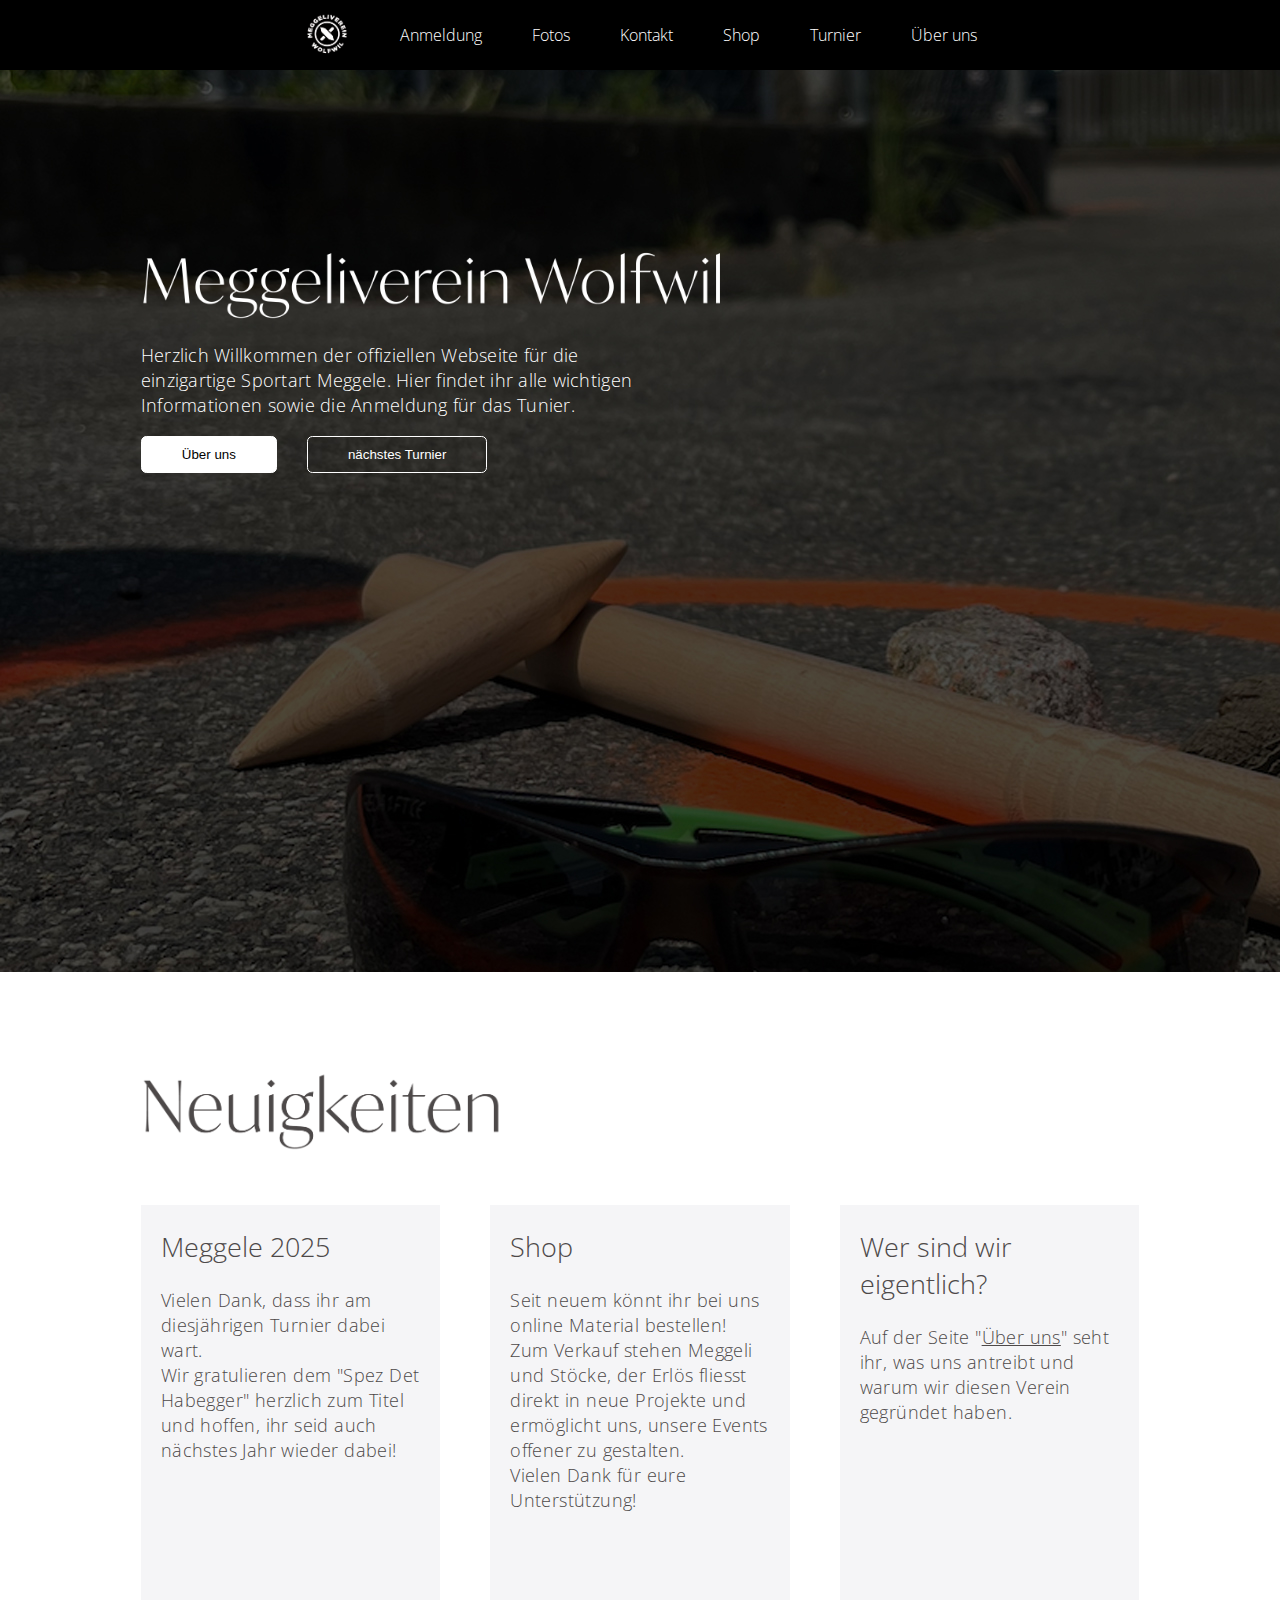
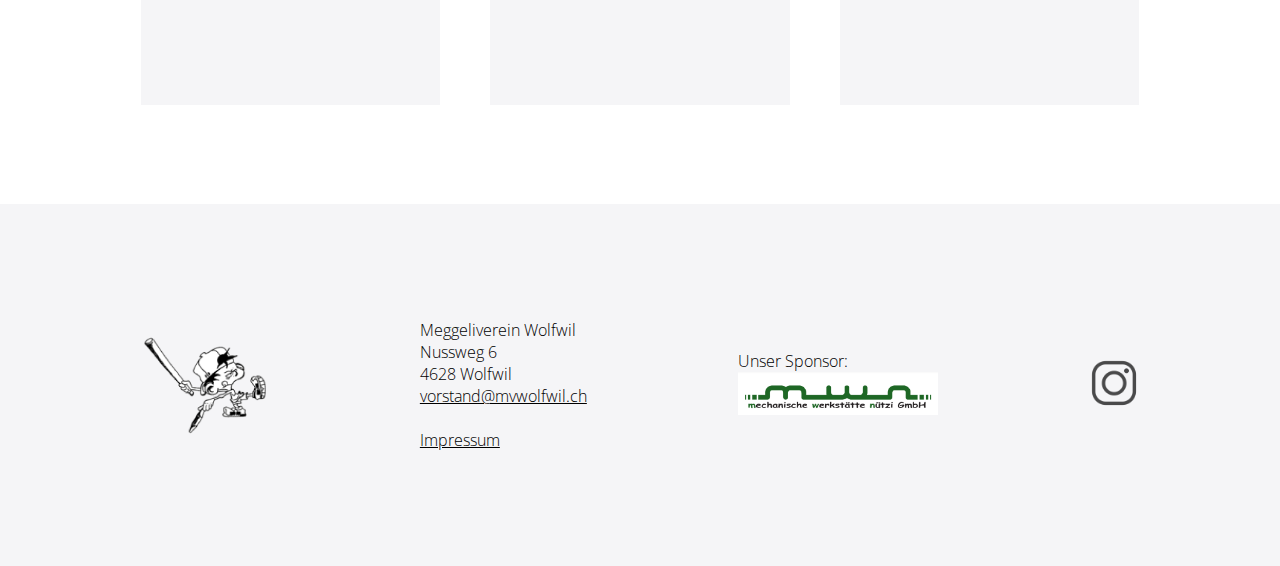
<file: index.html>
<!DOCTYPE html>
<html lang="en">
<head>
    <meta charset="UTF-8">
    <meta name="viewport" content="width=device-width, initial-scale=1.0">
    <title>Meggeliverein Wolfwil</title>
    <link rel="icon" type="image/png" href="img/favicon.ico">
    <link rel="stylesheet" href="styles.css">

    <link rel="preconnect" href="https://fonts.googleapis.com">
    <link rel="preconnect" href="https://fonts.gstatic.com" crossorigin>
    <link href="https://fonts.googleapis.com/css2?family=Open+Sans:ital,wght@0,300..800;1,300..800&display=swap" rel="stylesheet">
</head>
<body>

    <header>

        <nav>

            <a href=""><img src="img/MV_Logo_Weiss.png" alt=""></a>
            <nav class="nav-inside">
                <a href="anmeldung/">Anmeldung</a>
                <a href="fotos/">Fotos</a>
                <a href="kontakt/">Kontakt</a>
                <a href="shop/">Shop</a>
                <a href="turnier/">Turnier</a>
                <a href="ueber_uns/">Über uns</a>
            </nav>
            <a class="menu" href="/menu"><img src="img/hamicon_weiss.png" alt=""></a>

        </nav>

    </header>

    <main>

        <section class="section section-hero">

            <div class="hero-content">
                <img src="img/titles/hero-title.png" alt="">
                <p class="paragraph">Herzlich Willkommen der offiziellen Webseite für die einzigartige Sportart Meggele.
                    Hier findet ihr alle wichtigen Informationen sowie die Anmeldung für das Tunier.
                </p>
                <span style="display: flex; gap: 30px;">
                    <a href="ueber_uns/"><button>Über uns</button></a>
                    <a href="turnier/"><button style="background-color: transparent; color: #ffffff;">nächstes Turnier</button></a>
                </span>
            </div>

        </section>
        
        <section class="section section-news">
            <img class="img-title" src="img/titles/neuigkeiten.png" alt="">

            <div class="news-content">

                <div class="news-colum">
                    <h2>Meggele 2025</h2>
                    <p>Vielen Dank, dass ihr am diesjährigen Turnier dabei wart. <br>
                        Wir gratulieren dem "Spez Det Habegger" herzlich zum Titel <br>
                        und hoffen, ihr seid auch nächstes Jahr wieder dabei!</p>
                </div>

                <div class="news-colum">
                    <h2>Shop</h2>
                    <p>Seit neuem könnt ihr bei uns online Material bestellen! <br>
                        Zum Verkauf stehen Meggeli und Stöcke, der Erlös fliesst direkt
                        in neue Projekte und ermöglicht uns, unsere Events offener zu gestalten. <br>
                        Vielen Dank für eure Unterstützung!</p>
                </div>

                <div class="news-colum">
                    <h2>Wer sind wir eigentlich?</h2>
                    <p>Auf der Seite "<a href="ueber_uns/">Über uns</a>" seht ihr, was uns antreibt und warum wir diesen Verein gegründet haben. </p>
                </div>

            </div>


        </section>

    </main>
    
    <footer class="section">

        <img src="img/Meggele_logo_tsp.png" alt="">
        <p> Meggeliverein Wolfwil <br>
            Nussweg 6 <br>
            4628 Wolfwil <br>
            <a href="mailto:vorstand@mvwolfwil.ch">vorstand@mvwolfwil.ch</a>
            <br> <br>
            <a href="impressum/">Impressum</a>
        </p>
        <p class="container-mwn" style="display: block;">
            Unser Sponsor: <br>
            <a target="_blank" class="link-mwn" href="https://www.mwngmbh.ch/"><img src="img/mwn_logo.png" alt=""></a>
        </p>
        <a target="_blank" class="link-instagram" href="https://www.instagram.com/meggele_wolfwil/"><img src="img/logo-instagram.png" alt=""></a>

        
    </footer>
    
</body>
</html>
</file>
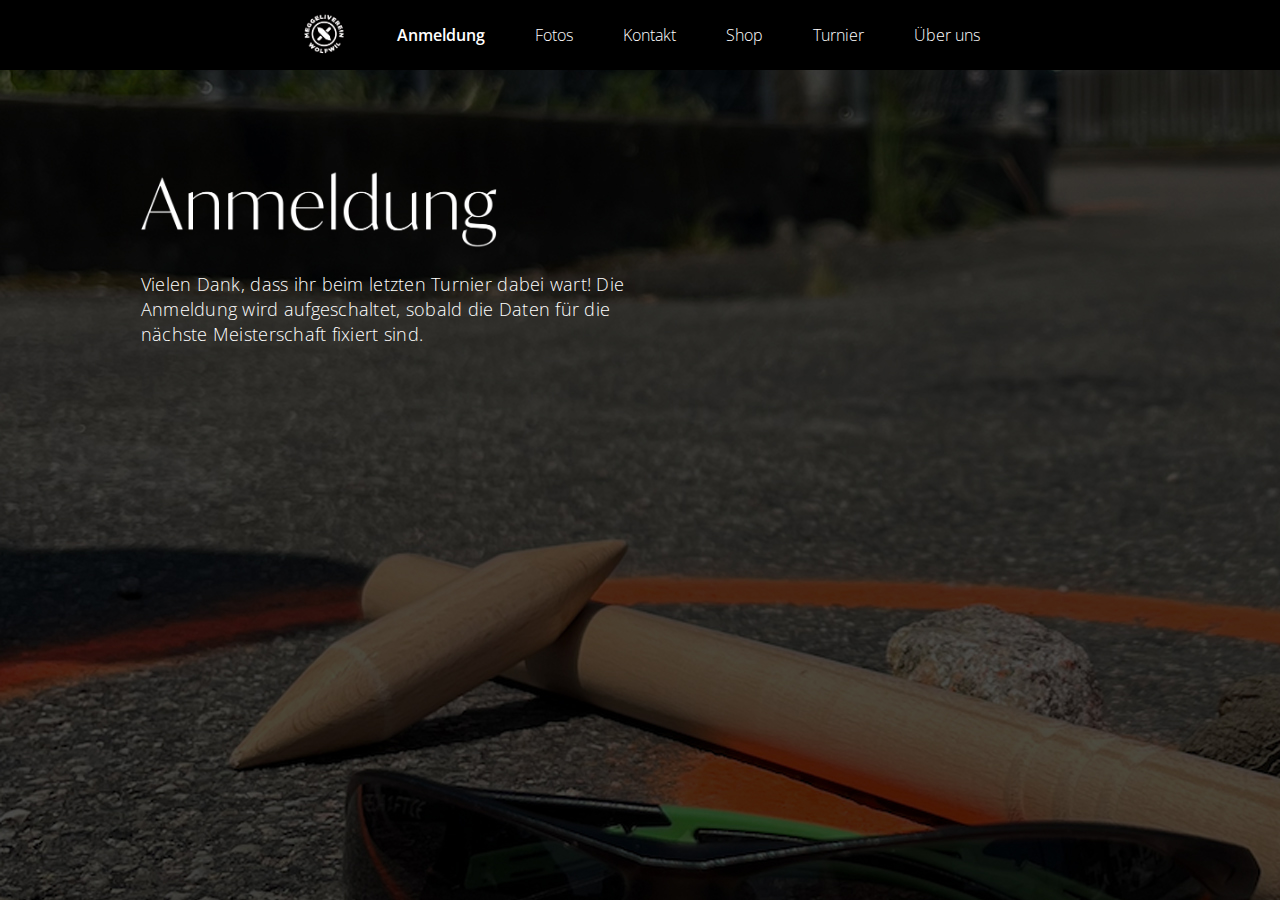
<file: anmeldung/index.html>
<!DOCTYPE html>
<html lang="en">
<head>
    <meta charset="UTF-8">
    <meta name="viewport" content="width=device-width, initial-scale=1.0">
    <title>Anmeldung - Meggeliverein Wolfwil</title>
    <link rel="icon" type="image/png" href="../img/favicon.ico">
    <link rel="stylesheet" href="../styles.css">

    <link rel="preconnect" href="https://fonts.googleapis.com">
    <link rel="preconnect" href="https://fonts.gstatic.com" crossorigin>
    <link href="https://fonts.googleapis.com/css2?family=Open+Sans:ital,wght@0,300..800;1,300..800&display=swap" rel="stylesheet">
</head>
<body>

    <header>

        <nav>

            <a href="../"><img src="../img/MV_Logo_Weiss.png" alt=""></a>
            <nav class="nav-inside">
                <a style="font-weight: 600;" href="../anmeldung/">Anmeldung</a>
                <a href="../fotos/">Fotos</a>
                <a href="../kontakt/">Kontakt</a>
                <a href="../shop/">Shop</a>
                <a href="../turnier/">Turnier</a>
                <a href="../ueber_uns/">Über uns</a>
            </nav>
            <a class="menu" href="../menu"><img src="../img/hamicon_weiss.png" alt=""></a>

        </nav>

    </header>

    <main>

        <section class="section">

            <img class="img-title" src="../img/titles/anmeldung.png" alt="">
            <p class="paragraph">
                Vielen Dank, dass ihr beim letzten Turnier dabei wart!
                Die Anmeldung wird aufgeschaltet, sobald die Daten für die nächste Meisterschaft fixiert sind.
            </p>

        </section>

    </main>
    
</body>
</html>
</file>
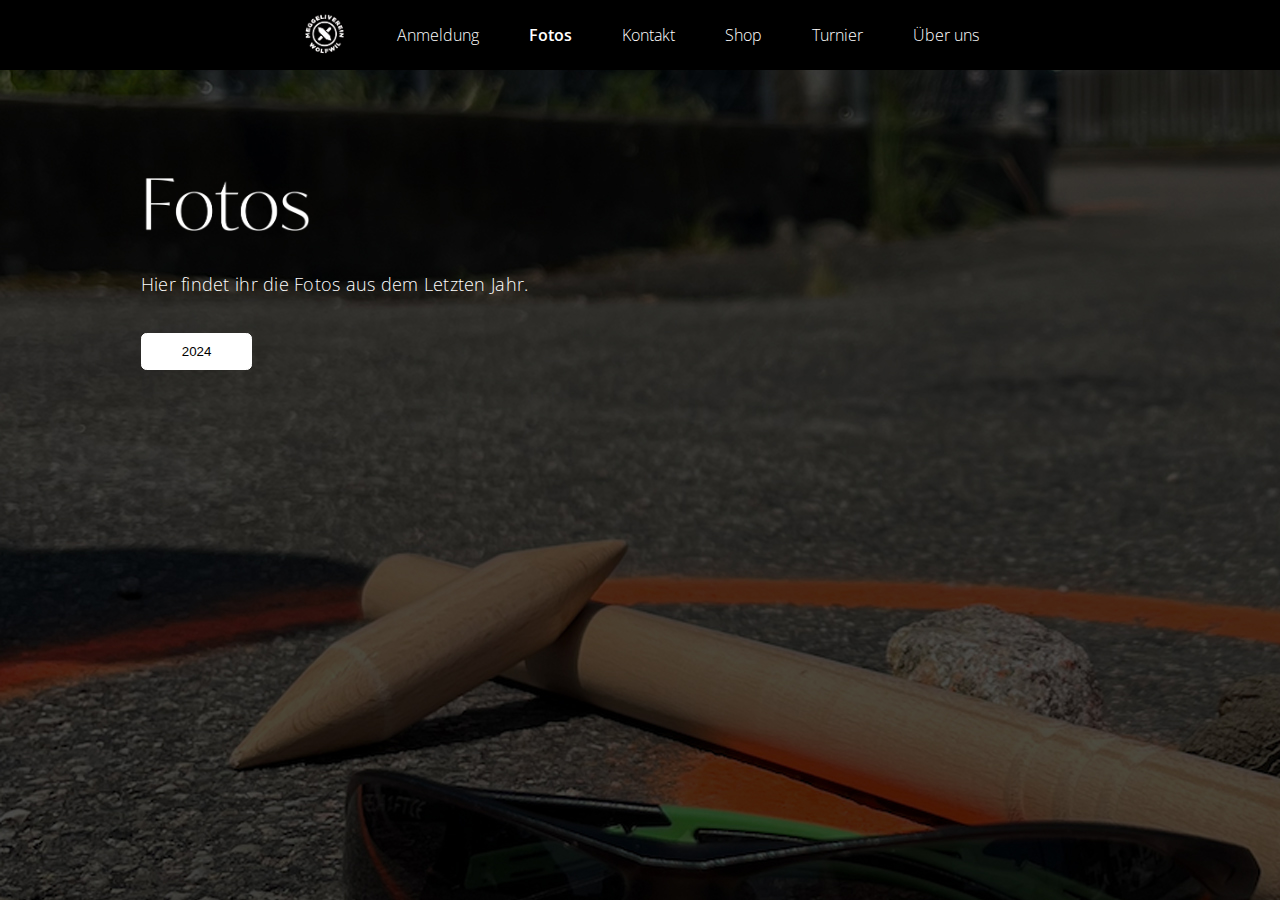
<file: fotos/index.html>
<!DOCTYPE html>
<html lang="en">
<head>
    <meta charset="UTF-8">
    <meta name="viewport" content="width=device-width, initial-scale=1.0">
    <title>Fotos - Meggeliverein Wolfwil</title>
    <link rel="icon" type="image/png" href="../img/favicon.ico">
    <link rel="stylesheet" href="../styles.css">

    <link rel="preconnect" href="https://fonts.googleapis.com">
    <link rel="preconnect" href="https://fonts.gstatic.com" crossorigin>
    <link href="https://fonts.googleapis.com/css2?family=Open+Sans:ital,wght@0,300..800;1,300..800&display=swap" rel="stylesheet">
</head>
<body>

    <header>

        <nav>

            <a href="../"><img src="../img/MV_Logo_Weiss.png" alt=""></a>
            <nav class="nav-inside">
                <a href="../anmeldung/">Anmeldung</a>
                <a style="font-weight: 600;" href="../fotos/">Fotos</a>
                <a href="../kontakt/">Kontakt</a>
                <a href="../shop/">Shop</a>
                <a href="../turnier/">Turnier</a>
                <a href="../ueber_uns/">Über uns</a>
            </nav>
            <a class="menu" href="../menu"><img src="../img/hamicon_weiss.png" alt=""></a>

        </nav>

    </header>

    <main>

        <section class="section">

            <img class="img-title" src="../img/titles/fotos.png" alt="">
            <p class="paragraph">
                Hier findet ihr die Fotos aus dem Letzten Jahr.    
            </p> <br>
            <a target="_blank" href="https://postimg.cc/gallery/sXgb73q"><button>2024</button></a>

        </section>

    </main>
    
</body>
</html>
</file>
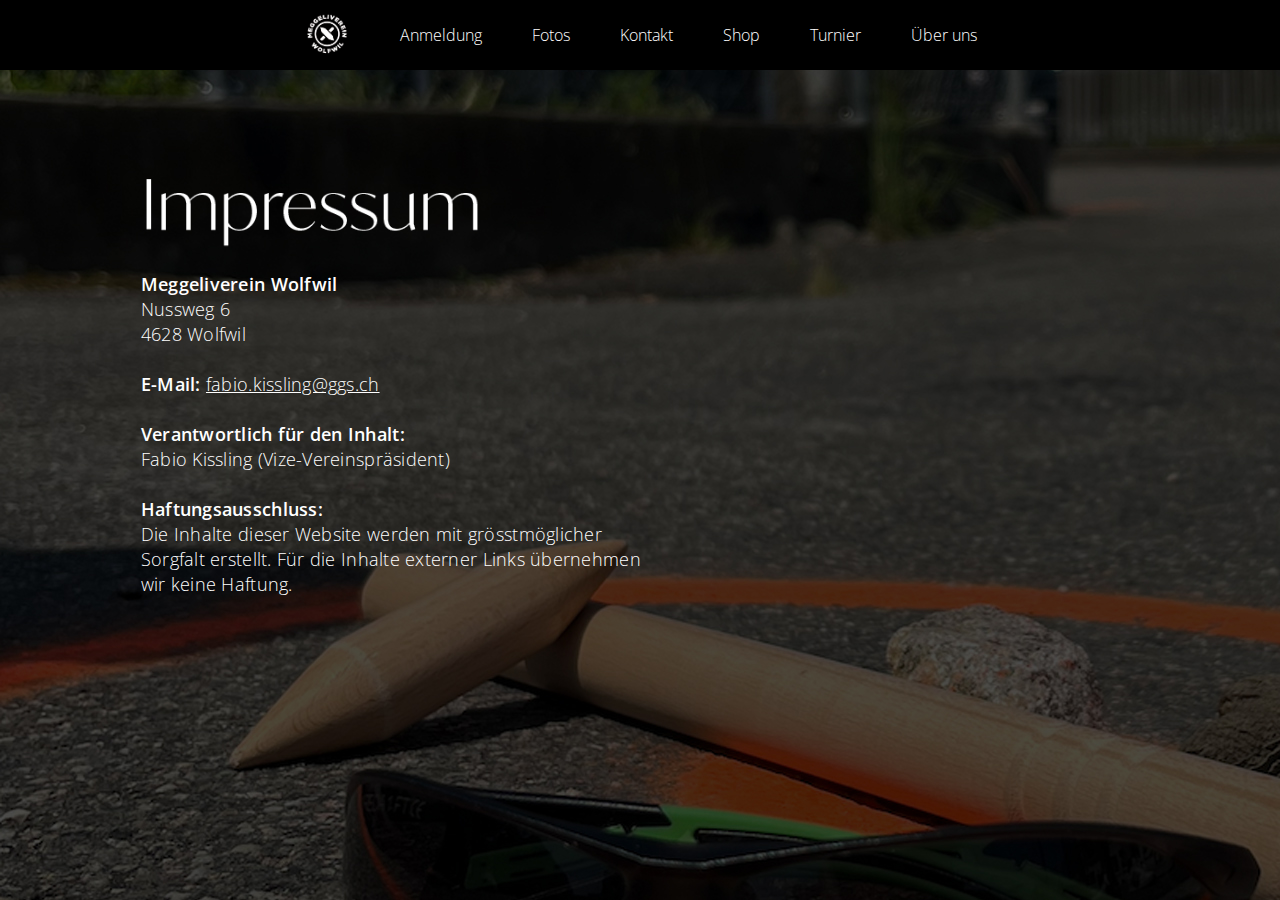
<file: impressum/index.html>
<!DOCTYPE html>
<html lang="en">
<head>
    <meta charset="UTF-8">
    <meta name="viewport" content="width=device-width, initial-scale=1.0">
    <title>Impressum - Meggeliverein Wolfwil</title>
    <link rel="icon" type="image/png" href="../img/favicon.ico">
    <link rel="stylesheet" href="../styles.css">

    <link rel="preconnect" href="https://fonts.googleapis.com">
    <link rel="preconnect" href="https://fonts.gstatic.com" crossorigin>
    <link href="https://fonts.googleapis.com/css2?family=Open+Sans:ital,wght@0,300..800;1,300..800&display=swap" rel="stylesheet">
</head>
<body>

    <header>

        <nav>

            <a href="../"><img src="../img/MV_Logo_Weiss.png" alt=""></a>
            <nav class="nav-inside">
                <a href="../anmeldung/">Anmeldung</a>
                <a href="../fotos/">Fotos</a>
                <a href="../kontakt/">Kontakt</a>
                <a href="../shop/">Shop</a>
                <a href="../turnier/">Turnier</a>
                <a href="../ueber_uns/">Über uns</a>
            </nav>
            <a class="menu" href="../menu"><img src="../img/hamicon_weiss.png" alt=""></a>

        </nav>

    </header>

    <main>

        <section class="section">

            <img class="img-title" src="../img/titles/impressum.png" alt="">
            <p class="paragraph">
               
                <span style="font-weight: 600;">Meggeliverein Wolfwil</span> <br>
                Nussweg 6 <br>
                4628 Wolfwil
                <br> <br>
                <span style="font-weight: 600;">E-Mail:</span> <a href="mailto:fabio.kissling@ggs.ch">fabio.kissling@ggs.ch</a>
                <br> <br>
                <span style="font-weight: 600;">Verantwortlich für den Inhalt:</span> <br>
                Fabio Kissling (Vize-Vereinspräsident)
                <br> <br>
                <span style="font-weight: 600;">Haftungsausschluss:</span> <br>
                Die Inhalte dieser Website werden mit grösstmöglicher Sorgfalt erstellt. Für die Inhalte externer Links übernehmen wir keine Haftung.
            </p>
        
        </section>

    </main>
    
</body>
</html>
</file>
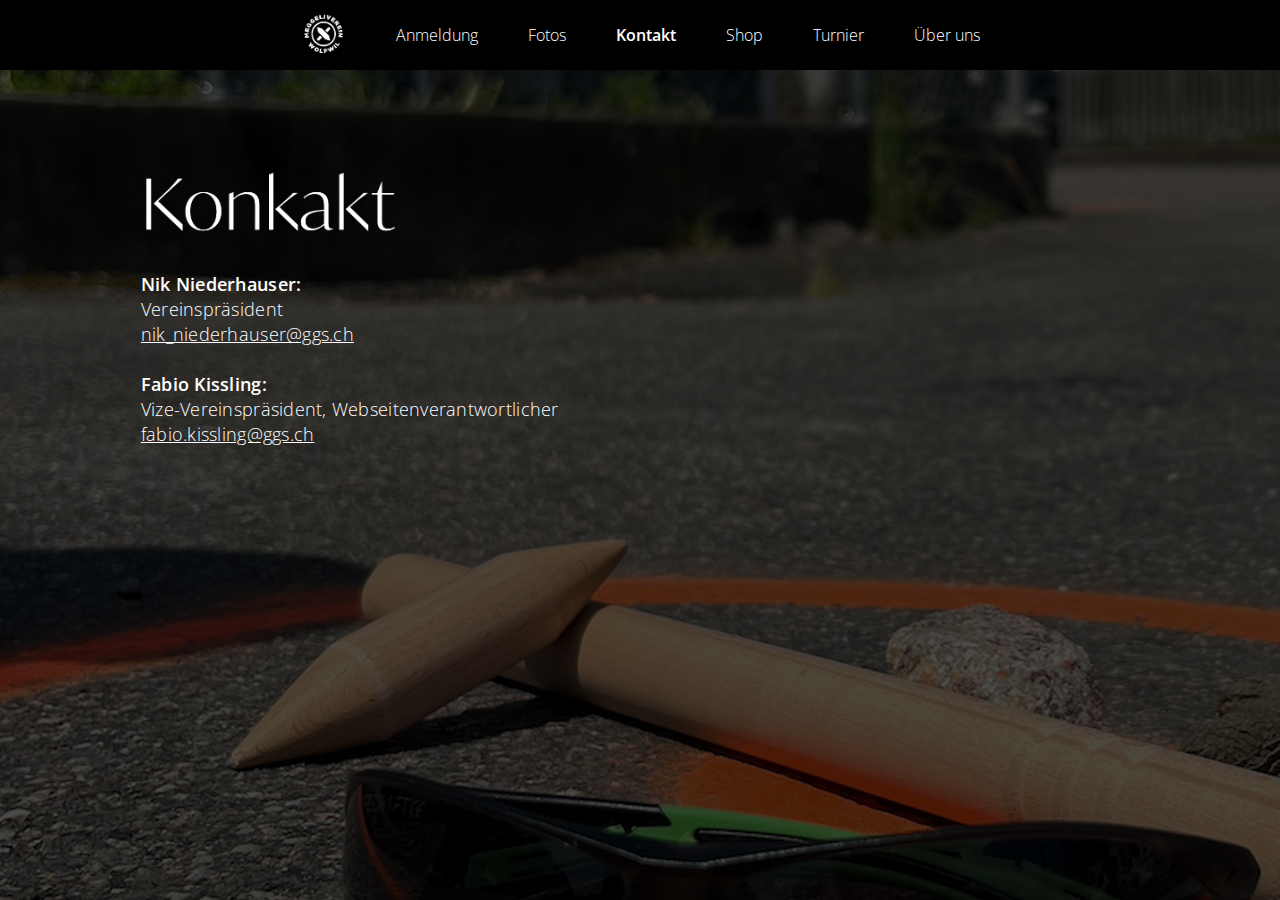
<file: kontakt/index.html>
<!DOCTYPE html>
<html lang="en">
<head>
    <meta charset="UTF-8">
    <meta name="viewport" content="width=device-width, initial-scale=1.0">
    <title>Kontakt - Meggeliverein Wolfwil</title>
    <link rel="icon" type="image/png" href="../img/favicon.ico">
    <link rel="stylesheet" href="../styles.css">

    <link rel="preconnect" href="https://fonts.googleapis.com">
    <link rel="preconnect" href="https://fonts.gstatic.com" crossorigin>
    <link href="https://fonts.googleapis.com/css2?family=Open+Sans:ital,wght@0,300..800;1,300..800&display=swap" rel="stylesheet">
</head>
<body>

    <header>

        <nav>

            <a href="../"><img src="../img/MV_Logo_Weiss.png" alt=""></a>
            <nav class="nav-inside">
                <a href="../anmeldung/">Anmeldung</a>
                <a href="../fotos/">Fotos</a>
                <a style="font-weight: 600;" href="../kontakt/">Kontakt</a>
                <a href="../shop/">Shop</a>
                <a href="../turnier/">Turnier</a>
                <a href="../ueber_uns/">Über uns</a>
            </nav>
            <a class="menu" href="../menu"><img src="../img/hamicon_weiss.png" alt=""></a>

        </nav>

    </header>

    <main>

        <section class="section">

            <img class="img-title" src="../img/titles/kontakt.png" alt="">
            <p class="paragraph">
                <span style="font-weight: 600;">Nik Niederhauser:</span> <br>
                Vereinspräsident <br>
                <a style="color: #ffffff;" href="mailto:nik_niederhauser@ggs.ch">nik_niederhauser@ggs.ch</a>   
                <br> <br>

                 <span style="font-weight: 600;">Fabio Kissling:</span> <br>
                Vize-Vereinspräsident, Webseitenverantwortlicher <br>
                <a style="color: #ffffff;" href="mailto:fabio.kissling@ggs.ch">fabio.kissling@ggs.ch</a>   
                
            </p>

        </section>

    </main>
    
</body>
</html>
</file>
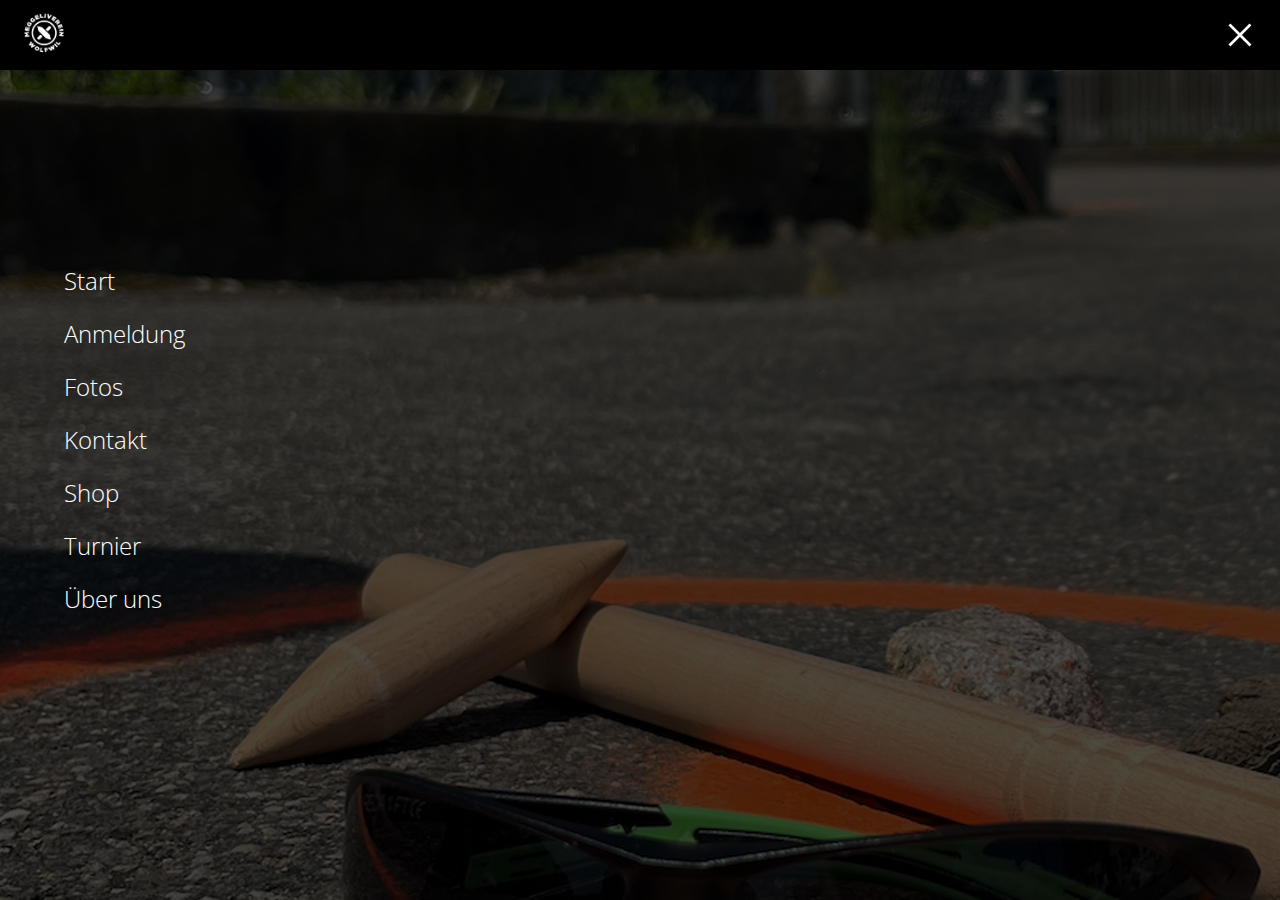
<file: menu/index.html>
<!DOCTYPE html>
<html lang="en">
<head>
    <meta charset="UTF-8">
    <meta name="viewport" content="width=device-width, initial-scale=1.0">
    <title>Anmeldung - Meggeliverein Wolfwil</title>
    <link rel="icon" type="image/png" href="../img/favicon.ico">
    <link rel="stylesheet" href="../styles.css">

    <link rel="preconnect" href="https://fonts.googleapis.com">
    <link rel="preconnect" href="https://fonts.gstatic.com" crossorigin>
    <link href="https://fonts.googleapis.com/css2?family=Open+Sans:ital,wght@0,300..800;1,300..800&display=swap" rel="stylesheet">

    <style>
        header {
            display: flex;
            justify-content: space-between;
            align-items: center;
        }
        header img {
            height: 50px;
            padding: 0 20px;
        }
        header img:hover {
            cursor: pointer;
        }
        a {
            text-decoration: none;
            font-family: 'Open Sans', sans-serif;
            font-weight: 200;
            font-size: 1.5em;
        }
        main {
            height: calc(100vh - 70px);
            width: 100vw !important;
            display: flex;
            justify-content: center;
            align-items: center;
        }
        .div-menu {
            width: 90vw;
            display: flex;
            flex-direction: column;
            gap: 20px;
        }
    </style>
</head>
<body>

    <header>
        <a href="../"><img src="../img/MV_Logo_Weiss.png" alt=""></a>
        <img style="height: 40px;" onclick="closeMenu()" src="../img/close-icon¨.png" alt="">
    </header>

    <main>

        <div class="div-menu">

            <a href="../">Start</a>
            <a href="../anmeldung/">Anmeldung</a>
            <a href="../fotos/">Fotos</a>
            <a href="../kontakt/">Kontakt</a>
            <a href="../shop/">Shop</a>
            <a href="../turnier/">Turnier</a>
            <a href="../ueber_uns/">Über uns</a>

            <br>
            <br>
            <br>
            <br>
        </div>

    </main>

    <script>
        function closeMenu() {
            let prevPage = document.referrer;
            if (!prevPage || prevPage === window.location.href) {
                window.history.back();
            } else {
                window.location.href = prevPage;
            }
        }
    </script>
    
</body>
</html>
</file>
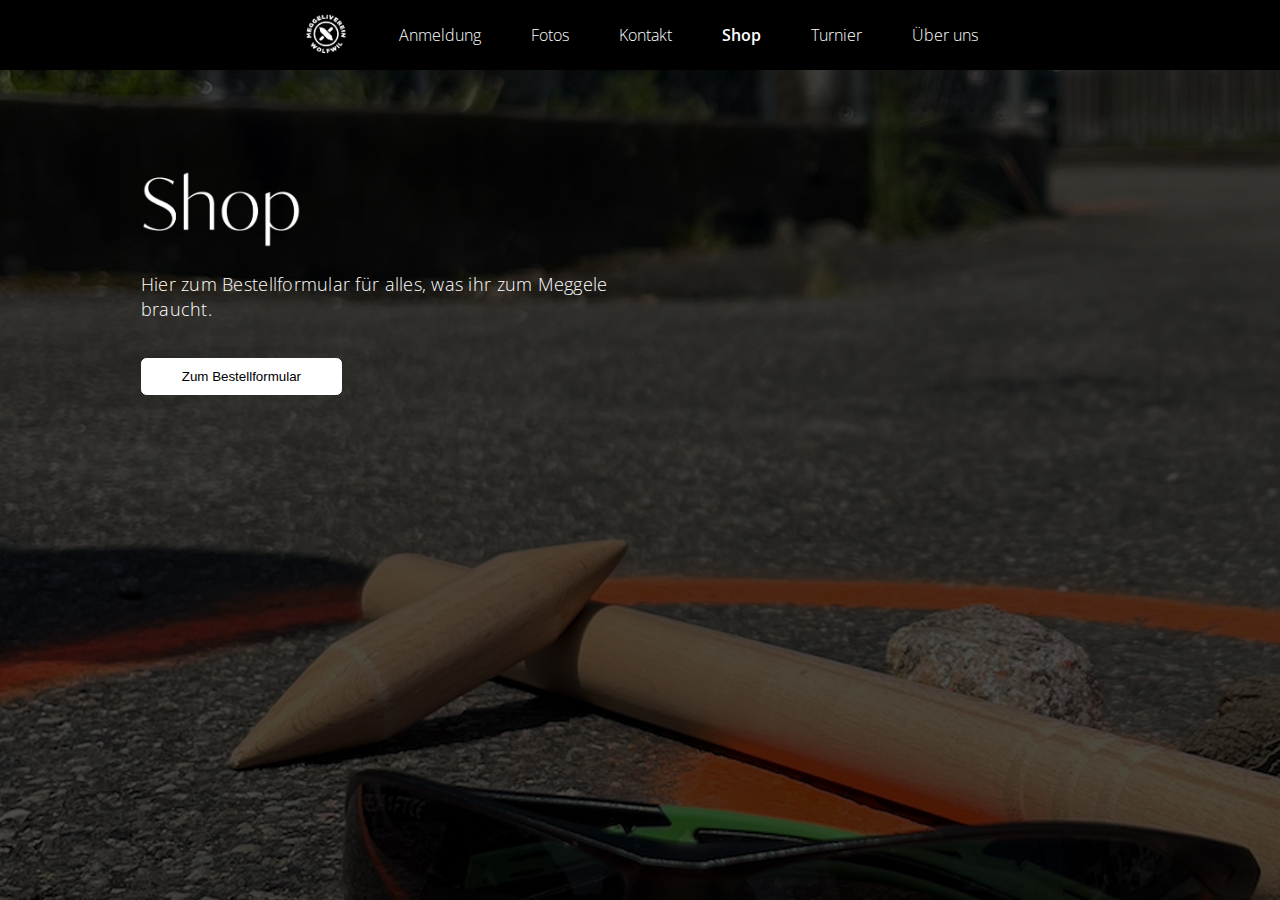
<file: shop/index.html>
<!DOCTYPE html>
<html lang="en">
<head>
    <meta charset="UTF-8">
    <meta name="viewport" content="width=device-width, initial-scale=1.0">
    <title>Shop - Meggeliverein Wolfwil</title>
    <link rel="icon" type="image/png" href="../img/favicon.ico">
    <link rel="stylesheet" href="../styles.css">

    <link rel="preconnect" href="https://fonts.googleapis.com">
    <link rel="preconnect" href="https://fonts.gstatic.com" crossorigin>
    <link href="https://fonts.googleapis.com/css2?family=Open+Sans:ital,wght@0,300..800;1,300..800&display=swap" rel="stylesheet">
</head>
<body>

    <header>

        <nav>

            <a href="../"><img src="../img/MV_Logo_Weiss.png" alt=""></a>
            <nav class="nav-inside">
                <a href="../anmeldung/">Anmeldung</a>
                <a href="../fotos/">Fotos</a>
                <a href="../kontakt/">Kontakt</a>
                <a style="font-weight: 600;" href="../shop/">Shop</a>
                <a href="../turnier/">Turnier</a>
                <a href="../ueber_uns/">Über uns</a>
            </nav>
            <a class="menu" href="../menu"><img src="../img/hamicon_weiss.png" alt=""></a>

        </nav>

    </header>

    <main>

        <section class="section">

            <img class="img-title" src="../img/titles/shop.png" alt="">
            <p class="paragraph">
              Hier zum Bestellformular für alles, was ihr zum Meggele braucht.
            </p> <br>
            <a target="_blank" href="https://forms.office.com/r/scYhX8wPjT"><button>Zum Bestellformular</button></a>

        </section>

    </main>
    
</body>
</html>
</file>
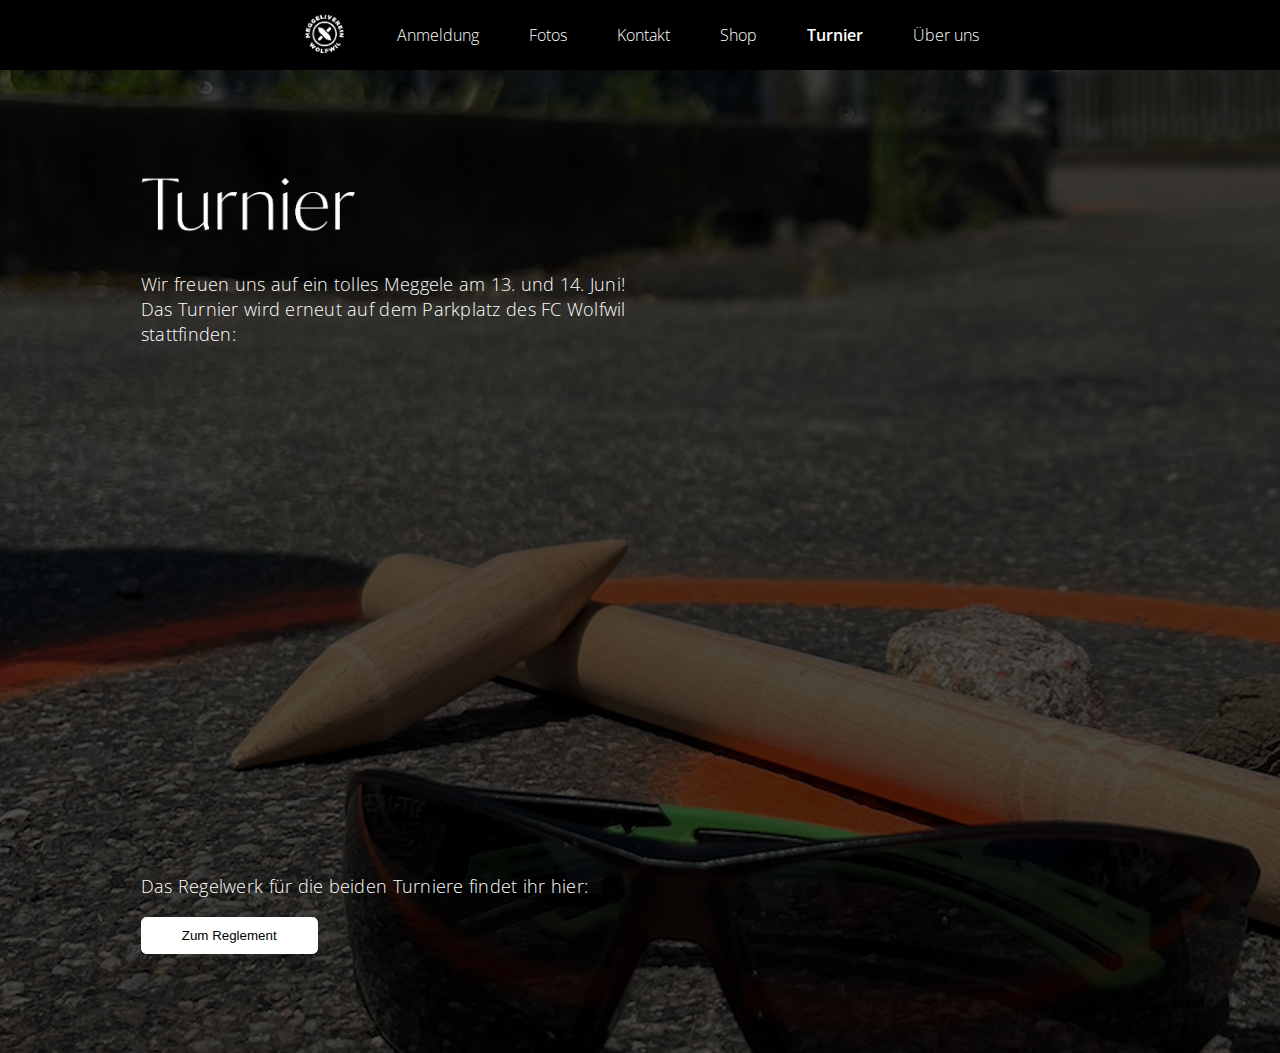
<file: turnier/index.html>
<!DOCTYPE html>
<html lang="en">
<head>
    <meta charset="UTF-8">
    <meta name="viewport" content="width=device-width, initial-scale=1.0">
    <title>Turnier - Meggeliverein Wolfwil</title>
    <link rel="icon" type="image/png" href="../img/favicon.ico">
    <link rel="stylesheet" href="../styles.css">

    <link rel="preconnect" href="https://fonts.googleapis.com">
    <link rel="preconnect" href="https://fonts.gstatic.com" crossorigin>
    <link href="https://fonts.googleapis.com/css2?family=Open+Sans:ital,wght@0,300..800;1,300..800&display=swap" rel="stylesheet">
</head>
<body>

    <header>

        <nav>

            <a href="../"><img src="../img/MV_Logo_Weiss.png" alt=""></a>
            <nav class="nav-inside">
                <a href="../anmeldung/">Anmeldung</a>
                <a href="../fotos/">Fotos</a>
                <a href="../kontakt/">Kontakt</a>
                <a href="../shop/">Shop</a>
                <a style="font-weight: 600;" href="../turnier/">Turnier</a>
                <a href="../ueber_uns/">Über uns</a>
            </nav>
            <a class="menu" href="../menu"><img src="../img/hamicon_weiss.png" alt=""></a>            

        </nav>

    </header>

    <main>

        <section class="section">

            <img class="img-title" src="../img/titles/turnier.png" alt="">
            <p class="paragraph">
                Wir freuen uns auf ein tolles Meggele am 13. und 14. Juni!
                Das Turnier wird erneut auf dem Parkplatz des FC Wolfwil stattfinden:
            </p>
            <iframe class="map" src="https://www.google.com/maps/embed?pb=!1m18!1m12!1m3!1d844.5794373089846!2d7.7836529410713355!3d47.268933915331935!2m3!1f0!2f0!3f0!3m2!1i1024!2i768!4f13.1!3m3!1m2!1s0x47902dbddf6f8515%3A0xa11e3e05e00794ba!2sFussballplatz%20Wolfwil!5e1!3m2!1sde!2sch!4v1744542983007!5m2!1sde!2sch" width="600" height="450" style="border:0;" allowfullscreen="" loading="lazy" referrerpolicy="no-referrer-when-downgrade">
            </iframe> <br> <br> <br>
            <p class="paragraph">Das Regelwerk für die beiden Turniere findet ihr hier:</p>
            <a target="_blank" href="../assets/MVW_Turnier_Reglement v2.0.pdf"><button>Zum Reglement</button></a>
            
        </section>

    </main>
    
</body>
</html>
</file>
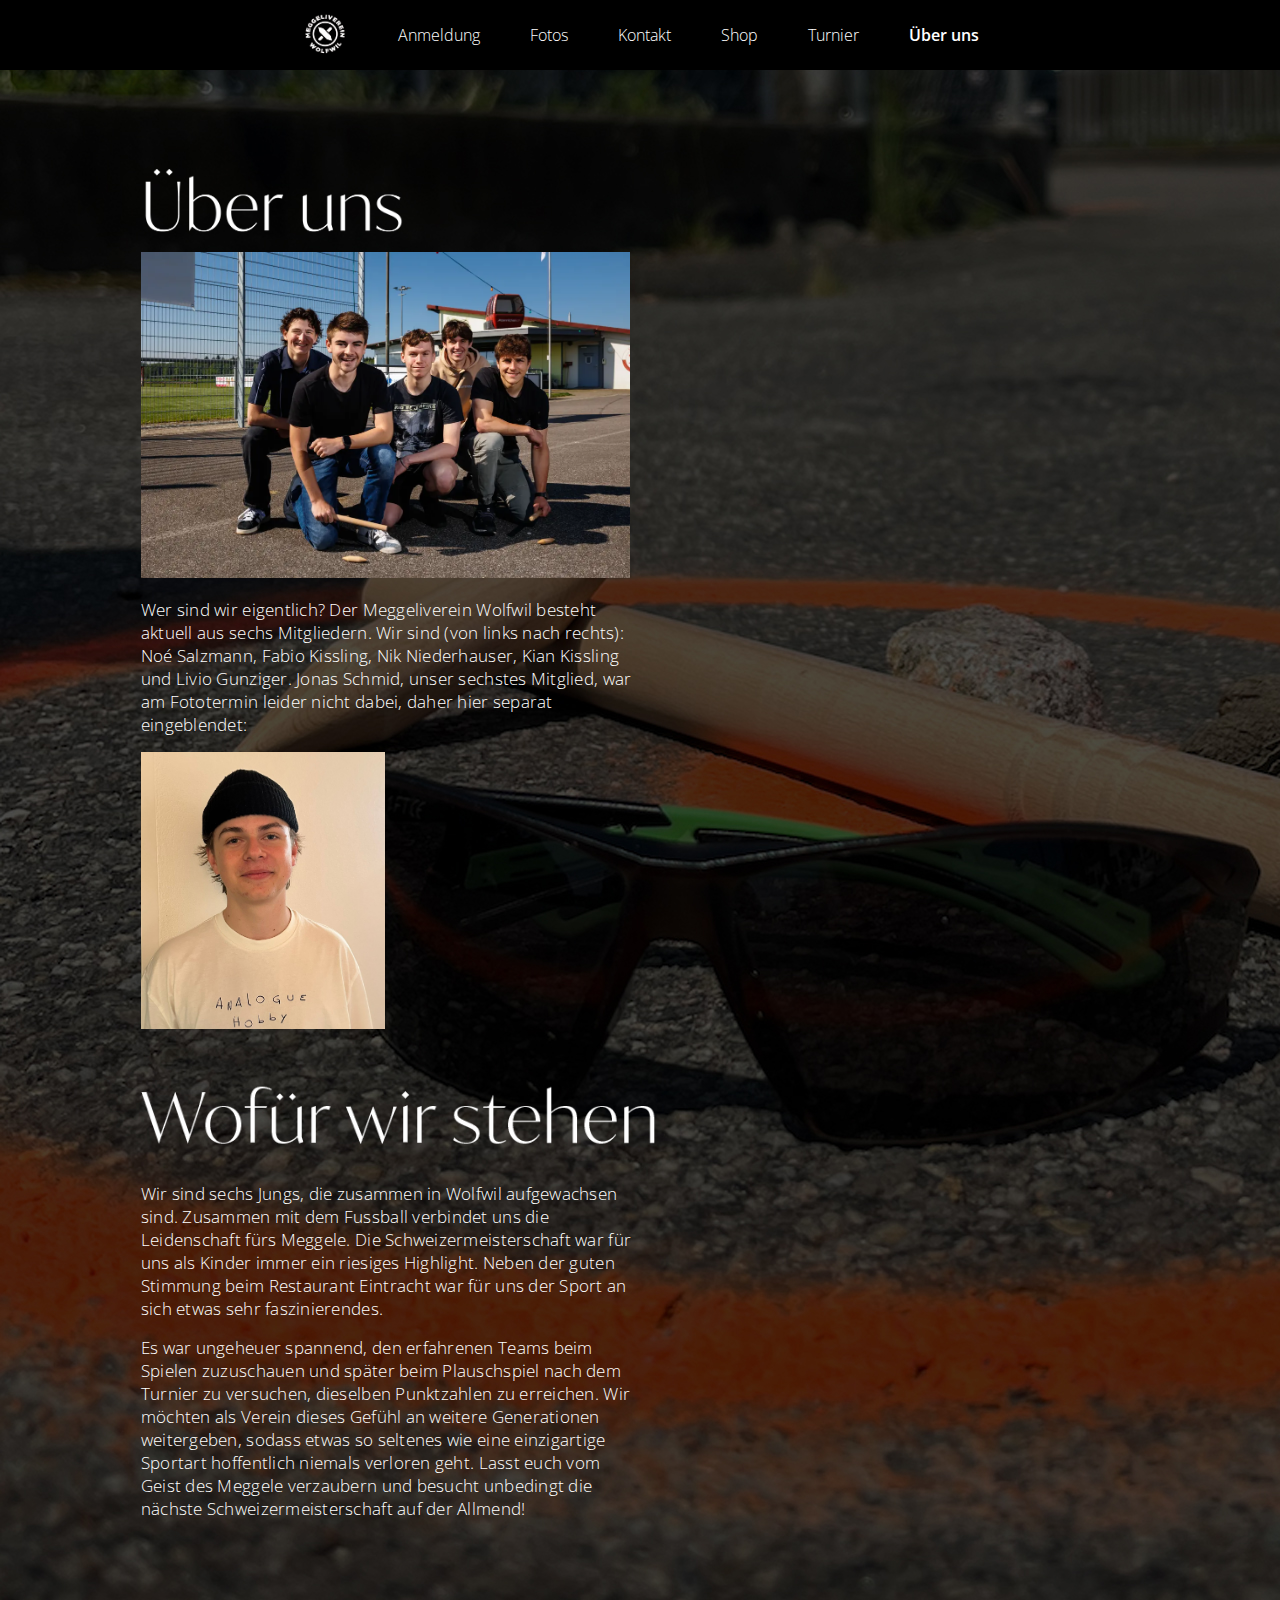
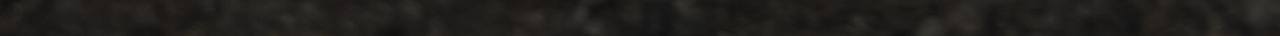
<file: ueber_uns/index.html>
<!DOCTYPE html>
<html lang="en">
<head>
    <meta charset="UTF-8">
    <meta name="viewport" content="width=device-width, initial-scale=1.0">
    <title>Über uns - Meggeliverein Wolfwil</title>
    <link rel="icon" type="image/png" href="../img/favicon.ico">
    <link rel="stylesheet" href="../styles.css">
    <link rel="stylesheet" href="styles-ueber-uns.css">

    <link rel="preconnect" href="https://fonts.googleapis.com">
    <link rel="preconnect" href="https://fonts.gstatic.com" crossorigin>
    <link href="https://fonts.googleapis.com/css2?family=Open+Sans:ital,wght@0,300..800;1,300..800&display=swap" rel="stylesheet">
</head>
<body>

    <header>

        <nav>

            <a href="../"><img src="../img/MV_Logo_Weiss.png" alt=""></a>
            <nav class="nav-inside">
                <a href="../anmeldung/">Anmeldung</a>
                <a href="../fotos/">Fotos</a>
                <a href="../kontakt/">Kontakt</a>
                <a href="../shop/">Shop</a>
                <a href="../turnier/">Turnier</a>
                <a style="font-weight: 600;" href="../ueber_uns/">Über uns</a>
            </nav>
            <a class="menu" href="../menu"><img src="../img/hamicon_weiss.png" alt=""></a>

        </nav>

    </header>

    <main>

        <section class="section section-ueber-uns">

            <div class="div-about-left">

                <img class="img-title" src="../img/titles/ueber_uns.png" alt="">
                <img src="../img/Bild_OT.jpeg" alt="">
                <p class="paragraph">
                    Wer sind wir eigentlich?
                    Der Meggeliverein Wolfwil besteht aktuell aus sechs Mitgliedern. Wir sind (von links nach rechts):
                    Noé Salzmann, Fabio Kissling, Nik Niederhauser, Kian Kissling und Livio Gunziger.
                    Jonas Schmid, unser sechstes Mitglied, war am Fototermin leider nicht dabei, daher hier separat eingeblendet: 
                </p>
                <img class="bild-jonas" src="../img/Bild_Jonas.jpg" alt="">

            </div>

            <div class="div-about-right">
                <img class="img-title" src="../img/titles/wofuer_wir_stehen.png" alt="">
                <p class="paragraph">
                    Wir sind sechs Jungs, die zusammen in Wolfwil aufgewachsen sind.
                    Zusammen mit dem Fussball verbindet uns die Leidenschaft fürs Meggele.
                    Die Schweizermeisterschaft war für uns als Kinder immer ein riesiges Highlight.
                    Neben der guten Stimmung beim Restaurant Eintracht war für uns der Sport an sich etwas sehr faszinierendes.
                </p>
                <p class="paragraph">
                    Es war ungeheuer spannend, den erfahrenen Teams beim Spielen zuzuschauen und später
                    beim Plauschspiel nach dem Turnier zu versuchen, dieselben Punktzahlen zu erreichen.
                    Wir möchten als Verein dieses Gefühl an weitere Generationen weitergeben, sodass etwas
                    so seltenes wie eine einzigartige Sportart hoffentlich niemals verloren geht.
                    Lasst euch vom Geist des Meggele verzaubern und besucht unbedingt die nächste Schweizermeisterschaft auf der Allmend!
                </p>
            </div>
        
        </section>

    </main>
    
</body>
</html>
</file>
<file: styles.css>
html {
    margin: 0;
    padding: 0;
}
body {
    margin: 0;
    padding: 0;
    font-family: Arial, sans-serif;
    background: url(img/Meggele_Header_scs.jpg);
}
a {
    color: white;
}
header {
    font-family: 'Open Sans', Arial, sans-serif;
    background-color: #000000;
    opacity: 100%;
    height: 70px;
    display: flex;
    justify-content: center;
    align-items: center;
}
nav {
    display: flex;
    justify-content: space-between;
    gap: 50px;
    align-items: center;
    opacity: 100%;
}
nav img {
    height: 50px;
    opacity: 100% !important;
}
nav a {
    color: #ffffff;
    text-decoration: none;
    opacity: 100% !important;
    font-weight: 250;
}
.menu {
    height: fit-content;
    display: none;
}
.menu img {
    height: 35px;
}
main {
    height: fit-content;
}
button {
    font-family: Helvetica, Arial, Helvetica, sans-serif;
    font-weight: 250;
    background-color: #ffffff;
    border: 1px solid #ffffff;
    border-radius: 4pt;
    padding: 10px 40px;
    transition: all 0.2s ease-in-out;
}
button:hover {
    cursor: pointer;
    opacity: 80%;
    transition: all 0.2s ease-in-out;
}
.section {
    padding: 11vh 11vw;
}
.section-hero {
    height: calc(77vh - 70px);
    padding-top: 20vh;
}
.hero-content {
    gap: 50px;
}
.hero-content img{
    height: 70px;
}
.paragraph {
    color: #ffffff;
    font-family: 'Open Sans', Arial, sans-serif;
    font-weight: 250;
    letter-spacing: 0.2pt;
    width: 500px;
    font-size: 1.15em;
}
.section-news {
    height: fit-content;
    background-color: #ffffff;
}
.img-title {
    height: 80px;
}
.news-content {
    display: flex;
    justify-content: space-between;
    margin-top: 50px;
}
.news-colum {
    width: 26%;
    min-height: 500px;
    background-color: #F5F5F7;
    padding: 30px;
}
.news-colum h2 {
    font-family: 'Open Sans', Arial, sans-serif;
    font-weight: 5;
    color: #000000;
    font-size: 1.7em;
    color: #4D4949;
}
.news-colum p {
    font-family: 'Open Sans', Arial, sans-serif;
    font-weight: 5;
    color: #000000;
    font-size: 1.15em;
    letter-spacing: 0.3pt;
    color: #4D4949;
}
.news-colum a {
    color: #4D4949;
}

footer {
    background-color: #F5F5F7;
    display: flex;
    justify-content: space-between;
    align-items: center;
    font-family: 'Open Sans', Arial, sans-serif;
    font-weight: 200;
}
footer img {
    height: 200px;
}
footer a {
    color: #000000;
    text-decoration: underline;
}
.link-mwn img {
    width: 400px;
    height: auto;
}
.link-instagram img {
    height: 100px;
    opacity: 70%;
}

@media (max-width: 1300px) {
    footer img {
        height: 100px;
    }
    .link-instagram img {
        height: 50px;
    }
    .link-mwn img {
        width: 200px;
    }
    .news-colum {
        padding: 0 20px;
    }
}
@media (max-width: 800px) {
    footer {
        display: block;
        gap: 50px;
    }
    .news-colum p {
        font-size: 0.8em;
    }
    .news-colum h2 {
        font-size: 1.3em;
    }
}


@media (max-width: 750px) {
    nav {
        justify-content: space-between;
        width: calc(100vw - 40px);
        padding: 0 20px;
    }
    .nav-inside {
        display: none;
    }
    .menu {
        display: block;
    }
    .hero-content {
        display: flex;
        flex-direction: column;
        gap: 10px;
        align-items: center;
    }
    .hero-content img {
        height: 50px;
    }
    .section {
        padding: 7vh 3vw;
    }
    .paragraph {
        font-size: 0.8em;
        max-width: 70vw;
    }
    button {
        padding: 5px 20px;
        font-size: 0.8em;
    }
    .img-title {
        height: 50px;
    }
    .news-content {
        display: flex;
        flex-direction: column;
        gap: 20px;
    }
    .news-colum {
        width: 75vw;
        padding: 5px 20px;
        min-height: fit-content;
    }
}

@media (max-width: 480px) {
    .hero-content img {
        height: 35px;
    }
}
</file>
<file: ueber_uns/styles-ueber-uns.css>
.section-ueber-uns {
    display: flex;
    justify-content: space-between;
}
.div-about-left {
    width: 49%;
}
.div-about-left img {
    max-width: 100%;
}
.bild-jonas {
    width: 50%;
}

@media (max-width: 1350px) {
    .section-ueber-uns {
        font-size: 0.9em;
        display: block;
    }
    .div-about-right {
        margin-top: 50px
    };
}

@media (max-width: 1000px) {
    .div-about-left {
        width: 100%;
    }
    .div-about-right {
        width: 100%;
    }
    .paragraph {
        width: 100%;
    }
}
</file>
